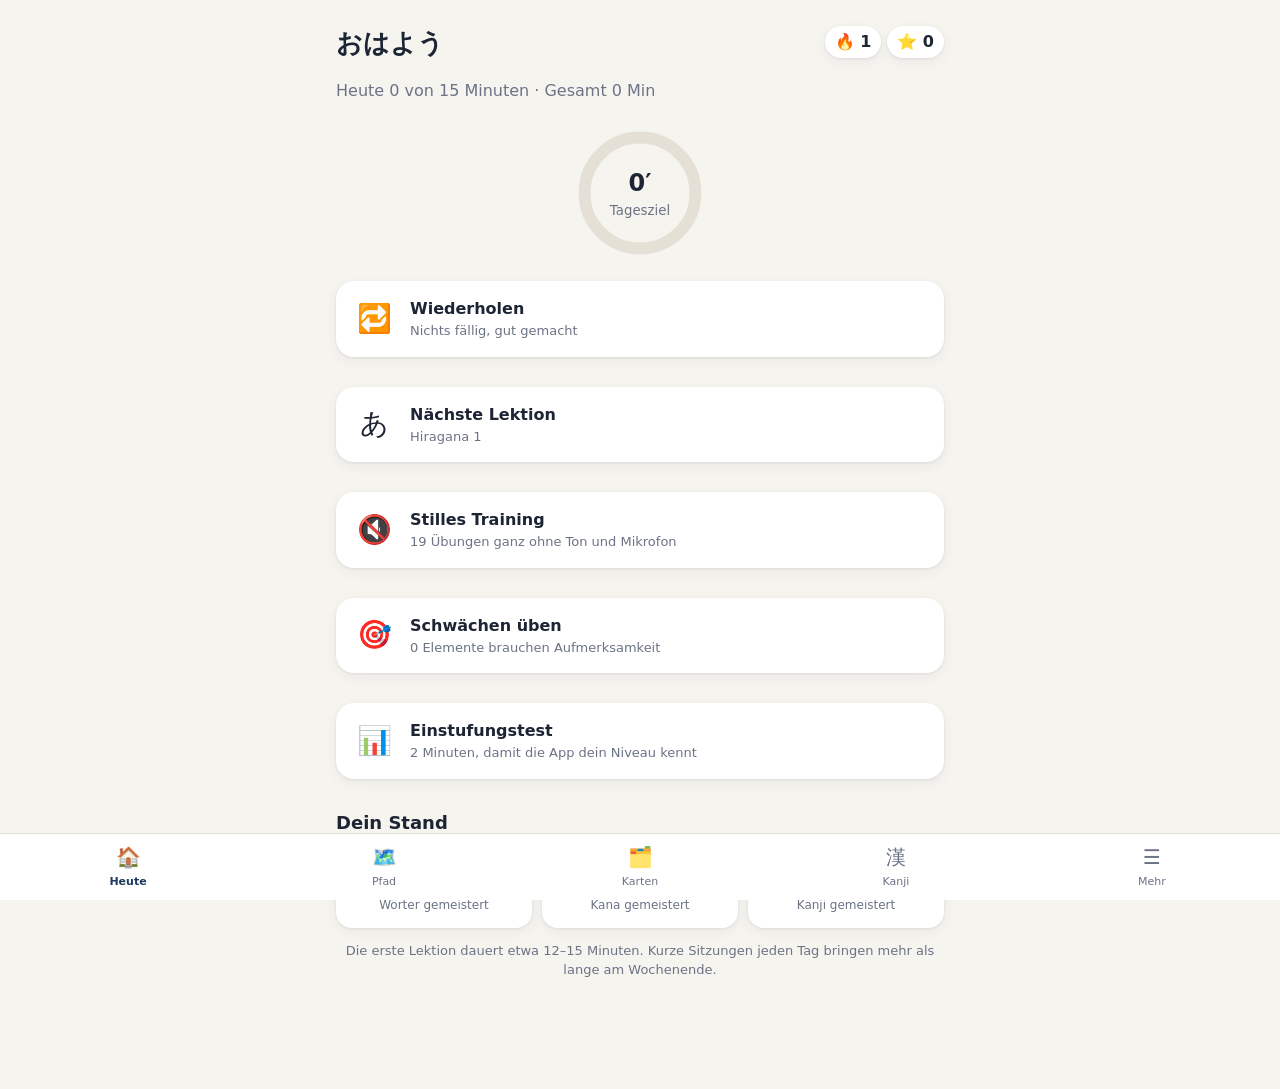
<file: index.html>
<!doctype html>
<html lang="de">
<head>
<meta charset="utf-8">
<meta name="viewport" content="width=device-width, initial-scale=1, viewport-fit=cover">
<meta name="theme-color" content="#1f3a5f">
<meta name="apple-mobile-web-app-capable" content="yes">
<meta name="apple-mobile-web-app-status-bar-style" content="default">
<title>日本語 Lern-App</title>
<link rel="manifest" href="manifest.json">
<link rel="icon" href="icons/icon.svg" type="image/svg+xml">
<link rel="apple-touch-icon" href="icons/icon-192.png">
<link rel="stylesheet" href="style.css">
</head>
<body>
<main id="view" aria-live="polite"></main>
<nav id="nav">
  <button data-t="today" class="on"><span>🏠</span>Heute</button>
  <button data-t="path"><span>🗺️</span>Pfad</button>
  <button data-t="cards"><span>🗂️</span>Karten</button>
  <button data-t="kanji"><span>漢</span>Kanji</button>
  <button data-t="more"><span>☰</span>Mehr</button>
</nav>
<div id="toast" role="status"></div>
<script src="js/data-kana.js"></script>
<script src="js/data-kanji.js"></script>
<script src="js/data-lessons1.js"></script>
<script src="js/data-lessons2.js"></script>
<script src="js/data-lessons3.js"></script>
<script src="js/data-lessons4.js"></script>
<script src="js/data-radicals.js"></script>
<script src="js/core.js"></script>
<script src="js/ui-q.js"></script>
<script src="js/slots.js"></script>
<script src="js/app.js"></script>
</body>
</html>
</file>
<file: style.css>
:root{--bg:#f6f4ef;--card:#fff;--ink:#1d2433;--muted:#6b7385;--line:#e4e0d6;--pri:#1f3a5f;--pri2:#2d5a94;--ok:#2e8b57;--okbg:#e4f4ea;--bad:#c0392b;--badbg:#fbe8e5;--acc:#d9482b;--shadow:0 1px 3px rgba(20,30,50,.08),0 4px 14px rgba(20,30,50,.05)}
@media (prefers-color-scheme:dark){:root{--bg:#12161f;--card:#1b2130;--ink:#e9edf5;--muted:#9aa3b8;--line:#2a3247;--pri:#7fa8e8;--pri2:#5a8ad6;--ok:#58c487;--okbg:#17302a;--bad:#ff7b6b;--badbg:#3a1f1f;--acc:#ff8a6b;--shadow:none}}
*{box-sizing:border-box;-webkit-tap-highlight-color:transparent}
html,body{margin:0;background:var(--bg);color:var(--ink);font:16px/1.5 system-ui,-apple-system,"Segoe UI",Roboto,"Hiragino Sans","Noto Sans JP",sans-serif}
main{max-width:640px;margin:0 auto;padding:16px 16px 96px}
h1{font-size:26px;margin:8px 0 4px}h2{font-size:22px;margin:8px 0}h3{font-size:18px;margin:20px 0 8px}h4{margin:14px 0 6px;color:var(--muted);font-size:14px;font-weight:600}
.muted{color:var(--muted)}.small{font-size:13px}.center{text-align:center}
.jp{font-family:"Hiragino Sans","Yu Gothic","Noto Sans JP","Noto Sans CJK JP",sans-serif}
.jp.big{font-size:30px}ruby rt{font-size:.5em;color:var(--muted)}
button{font:inherit;color:inherit;cursor:pointer}
.btn{border:1px solid var(--line);background:var(--card);padding:12px 16px;border-radius:14px;font-weight:600;min-height:48px}
.btn.primary{background:var(--pri);color:#fff;border-color:var(--pri)}@media (prefers-color-scheme:dark){.btn.primary{color:#0e1420}}
.btn.big{width:100%;font-size:17px;min-height:54px}.btn.ghost{background:transparent;border-color:transparent;color:var(--pri)}.btn.danger{color:var(--bad)}
.btn:disabled{opacity:.45;cursor:default}
.stack{display:flex;flex-direction:column;gap:10px;margin:12px 0}.row{display:flex;gap:10px;margin:12px 0}.row .btn{flex:1}
.card{background:var(--card);border-radius:18px;padding:16px;box-shadow:var(--shadow);margin:10px 0}
.card.action{display:flex;gap:14px;align-items:center;text-align:left;width:100%;border:0}
.card.action .ico{font-size:28px;width:44px;text-align:center}.card.action small{display:block;color:var(--muted);font-size:13px}.card.action.hot{outline:2px solid var(--acc)}
.card.action>div{flex:1;min-width:0}
.hello{display:flex;justify-content:space-between;align-items:flex-start}.chips-top{display:flex;gap:6px;margin-top:10px}.pill{background:var(--card);padding:4px 10px;border-radius:999px;box-shadow:var(--shadow);font-weight:600}
.ring{position:relative;width:132px;height:132px;margin:8px auto}.ring svg{transform:rotate(-90deg)}.ring circle{fill:none;stroke-width:9}.ring .bg{stroke:var(--line)}.ring .fg{stroke:var(--acc);stroke-linecap:round;transition:stroke-dashoffset .6s}
.ring .rl{position:absolute;inset:0;display:flex;flex-direction:column;align-items:center;justify-content:center}.ring b{font-size:24px}.ring small{color:var(--muted)}
.grid3{display:grid;grid-template-columns:repeat(3,1fr);gap:10px}.stat{background:var(--card);border-radius:16px;padding:12px;text-align:center;box-shadow:var(--shadow)}.stat b{font-size:24px;display:block}.stat small{color:var(--muted);font-size:12px}
.kv{display:flex;justify-content:space-between;padding:6px 0;border-bottom:1px solid var(--line)}.kv:last-child{border:0}
.mbar{height:6px;background:var(--line);border-radius:4px;overflow:hidden;margin-top:6px}.mbar i{display:block;height:100%;background:var(--ok);border-radius:4px}
.unit .lessons{display:flex;flex-direction:column;gap:8px}
.lesson{display:flex;align-items:center;gap:12px;background:var(--card);border:2px solid transparent;border-radius:16px;padding:12px;text-align:left;box-shadow:var(--shadow)}
.lesson .li{width:44px;height:44px;border-radius:14px;background:var(--line);display:flex;align-items:center;justify-content:center;font-size:22px}.lesson>div{flex:1}.lesson small{display:block;color:var(--muted);font-size:13px}
.lesson.done .li{background:var(--okbg)}.lesson.current{border-color:var(--acc)}.lesson .st{font-weight:700;color:var(--ok);font-size:13px}
nav#nav{position:fixed;left:0;right:0;bottom:0;display:flex;background:var(--card);border-top:1px solid var(--line);padding-bottom:env(safe-area-inset-bottom);z-index:5}
nav#nav button{flex:1;border:0;background:none;padding:8px 0 10px;font-size:11px;color:var(--muted);display:flex;flex-direction:column;align-items:center;gap:2px}
nav#nav button span{font-size:20px}nav#nav button.on{color:var(--pri);font-weight:700}
.player{display:flex;flex-direction:column;min-height:calc(100vh - 32px)}
.ptop{display:flex;align-items:center;gap:12px}.x{border:0;background:none;font-size:22px;padding:6px}.pbar{flex:1;height:10px;background:var(--line);border-radius:6px;overflow:hidden}.pbar i{display:block;height:100%;width:0;background:var(--ok);transition:width .4s}.pcount{font-size:13px;color:var(--muted)}
.ptitle{margin:14px 0 6px;display:flex;flex-direction:column}.ptitle span{font-weight:700;font-size:18px}.ptitle small{color:var(--muted)}
.qhost{flex:1;padding-bottom:140px}
.prompt{font-size:19px;margin:10px 0 14px}.big-jp{font-size:44px;text-align:center;margin:10px 0;font-family:"Hiragino Sans","Noto Sans JP",sans-serif;line-height:1.5}.big-jp .jp{font-size:inherit}.big-de{font-size:28px;text-align:center;margin:10px 0;font-weight:600}
.giant{font-size:96px;line-height:1.2}
.opts{display:flex;flex-direction:column;gap:10px;margin-top:12px}.opts.grid{display:grid;grid-template-columns:1fr 1fr}
.opt{border:2px solid var(--line);background:var(--card);border-radius:16px;padding:14px;font-size:18px;text-align:center;min-height:56px;display:flex;flex-direction:column;align-items:center;justify-content:center}
.opt.idk{border-style:dashed;color:var(--muted);font-size:15px}
.opts.bigopt .opt{min-height:84px}.opt .sub{color:var(--muted);font-size:13px;margin-top:2px}
.opt.right{border-color:var(--ok);background:var(--okbg)}.opt.wrong{border-color:var(--bad);background:var(--badbg)}.opt.sel{border-color:var(--pri2)}.opt:disabled{opacity:1}
.match{display:grid;grid-template-columns:1fr 1fr;gap:10px}.match .col{display:flex;flex-direction:column;gap:8px}.match .opt{font-size:16px;min-height:52px}
.inp{width:100%;font-size:22px;padding:14px;border-radius:14px;border:2px solid var(--line);background:var(--card);color:var(--ink);text-align:center}.inp:focus{outline:none;border-color:var(--pri2)}
.preview{font-size:26px;min-height:40px;text-align:center;margin:8px 0;font-family:"Hiragino Sans","Noto Sans JP",sans-serif}
.icon-btn{border:0;background:var(--card);box-shadow:var(--shadow);border-radius:50%;width:44px;height:44px;font-size:20px;vertical-align:middle}.icon-btn.lg{width:64px;height:64px;font-size:30px}
.answer-zone{min-height:64px;border:2px dashed var(--line);border-radius:14px;padding:8px;display:flex;flex-wrap:wrap;gap:8px;margin:8px 0}
.chips{display:flex;flex-wrap:wrap;gap:8px;margin:12px 0;justify-content:center}.chip{border:2px solid var(--line);background:var(--card);border-radius:12px;padding:10px 14px;font-size:20px;font-family:"Hiragino Sans","Noto Sans JP",sans-serif}.chip.placed{border-color:var(--pri2)}
.blank{display:inline-block;min-width:1.4em;border-bottom:3px solid var(--acc);text-align:center;color:var(--acc)}
.pfoot{position:fixed;left:0;right:0;bottom:0;padding:10px 16px calc(12px + env(safe-area-inset-bottom));background:var(--bg);z-index:6;max-width:640px;margin:0 auto}
.pfoot:empty{display:none}.fb{border-radius:14px;padding:10px 14px;margin-bottom:8px;font-size:15px;max-height:32vh;overflow:auto}.fb.ok{background:var(--okbg);color:var(--ok)}.fb.bad{background:var(--badbg);color:var(--bad)}.fb .fbm{color:var(--ink)}
.wcard{text-align:center}.wcard .emoji{font-size:64px}.wcard .jp{font-size:34px}.wcard .roma{color:var(--muted);margin:2px 0 6px}.wcard .de{font-size:22px;font-weight:600;margin-bottom:10px}
.kgrid{display:grid;grid-template-columns:repeat(5,1fr);gap:8px}.kgrid.big{grid-template-columns:repeat(4,1fr)}.kcell{border:1px solid var(--line);background:var(--card);border-radius:14px;padding:8px 2px;display:flex;flex-direction:column;align-items:center}.kcell small{color:var(--muted);font-size:12px}.kcell.seen{background:#e7f0fb}.kcell.mast{background:var(--okbg)}
@media (prefers-color-scheme:dark){.kcell.seen{background:#1e2a44}}
.kj{display:flex;gap:12px;align-items:center;padding:8px 0;border-bottom:1px solid var(--line)}.kj-c{font-size:40px;width:56px;text-align:center;font-family:"Hiragino Sans","Noto Sans JP",sans-serif}
.list{display:flex;flex-direction:column;gap:6px}.row-item{display:flex;align-items:center;gap:12px;background:var(--card);padding:10px 12px;border-radius:14px}.row-item .rh{min-width:56px;text-align:center}.row-item .rs{flex:1;min-width:0}.row-item small{display:block;color:var(--muted)}.row-item .rm{color:var(--muted);font-size:13px}.row-item .rm.ok{color:var(--ok);font-weight:700}
.row-item .rs.wide{flex:1}
.chat{display:flex;flex-direction:column;gap:8px;margin:10px 0}.bubble{max-width:82%;padding:10px 14px;border-radius:18px;font-size:18px}.bubble.them{background:var(--card);align-self:flex-start;box-shadow:var(--shadow)}.bubble.me{background:var(--pri);color:#fff;align-self:flex-end}@media (prefers-color-scheme:dark){.bubble.me{color:#0e1420}}
.bubble .icon-btn{width:30px;height:30px;font-size:14px;margin-left:6px}
.mic{font-size:20px;padding:16px 28px;border-radius:999px;background:var(--acc);color:#fff;border-color:var(--acc)}.mic.live{animation:pulse 1s infinite}@keyframes pulse{50%{opacity:.5}}
.done{text-align:center;padding-top:40px}.trophy{font-size:80px}.done .big{font-size:20px}
.seg{display:flex;background:var(--line);border-radius:12px;padding:3px;margin:10px 0}.seg button{flex:1;border:0;background:none;padding:10px;border-radius:10px;font-weight:600}.seg button.on{background:var(--card);box-shadow:var(--shadow)}
.bars{display:flex;gap:4px;align-items:flex-end;height:110px;background:var(--card);border-radius:14px;padding:10px}.bars .b{flex:1;height:100%;display:flex;flex-direction:column;justify-content:flex-end;align-items:center}.bars .b i{display:block;width:100%;background:var(--pri2);border-radius:4px 4px 0 0}.bars small{font-size:10px;color:var(--muted)}
label.set{display:flex;justify-content:space-between;align-items:center;gap:12px;padding:10px 0;border-bottom:1px solid var(--line)}label.set:last-child{border:0}select{font:inherit;padding:6px;border-radius:8px;background:var(--card);color:var(--ink);border:1px solid var(--line)}input[type=checkbox]{width:22px;height:22px}
.readtext{font-size:22px;line-height:2;margin:8px 0}.examples .ex{padding:8px 0;border-top:1px solid var(--line)}details summary{cursor:pointer;color:var(--pri);margin:8px 0}
#toast{position:fixed;left:50%;bottom:90px;transform:translate(-50%,20px);background:#222;color:#fff;padding:10px 16px;border-radius:12px;opacity:0;transition:.3s;pointer-events:none;z-index:20}#toast.show{opacity:1;transform:translate(-50%,0)}
.back{margin:-6px 0 0 -10px}.deck b{display:block}

.padwrap{margin:6px 0}.seg.small{margin:4px 0}.seg.small button{padding:6px}
.pad{display:grid;grid-template-columns:repeat(5,1fr);gap:6px;max-height:34vh;overflow:auto;padding:4px;background:var(--card);border-radius:14px}
.pk{border:1px solid var(--line);background:var(--bg);border-radius:10px;font-size:22px;min-height:44px}.pk:active{background:var(--line)}
.linkbtn{border:0;background:none;color:var(--pri);text-decoration:underline;font-size:14px;padding:8px}
.seg .del{flex:0 0 52px}
.lesson-wrap{display:flex;gap:6px;align-items:stretch}.lesson-wrap .lesson{flex:1}.quick{border:0;background:var(--card);border-radius:16px;box-shadow:var(--shadow);width:48px;font-size:18px}
.lesson.skipped{opacity:.6}

.tipbox{background:var(--bg);border-radius:12px;padding:6px 12px;margin:8px 0}.tipbox p{margin:6px 0;font-size:15px}

body.silent .play{display:none!important}

.reveal{text-align:center;padding-top:12px}.rv-box{position:relative;width:min(280px,78vw);height:min(280px,78vw);margin:12px auto;border:3px solid var(--line);border-radius:28px;background:var(--card);display:block;padding:0;cursor:pointer;box-shadow:var(--shadow)}
.rv-pic{font-size:96px;line-height:1.1;transition:opacity .4s,transform .4s}.rv-pic.small{font-size:64px;text-align:center}.rv-pic .emo,.emo{font-size:inherit}
.rv-box .rv-pic{position:absolute;inset:0;display:flex;align-items:center;justify-content:center}.rv-kj{position:absolute;inset:0;display:flex;align-items:center;justify-content:center;font-size:120px;opacity:0;transform:scale(.6);transition:opacity .4s,transform .4s}
.rv-box.open .rv-pic{opacity:0;transform:scale(1.3)}.rv-box.open .rv-kj{opacity:1;transform:scale(1)}
.rv-hint{font-weight:700;font-size:20px;margin:10px 0}.rv-text{margin-top:8px;text-align:left}.rv-text .card{margin:0}
.giant{font-size:84px;line-height:1.1}.opts.multi .opt.sel{border-color:var(--pri2);background:var(--okbg)}
.match .emo{font-size:30px}
</file>
